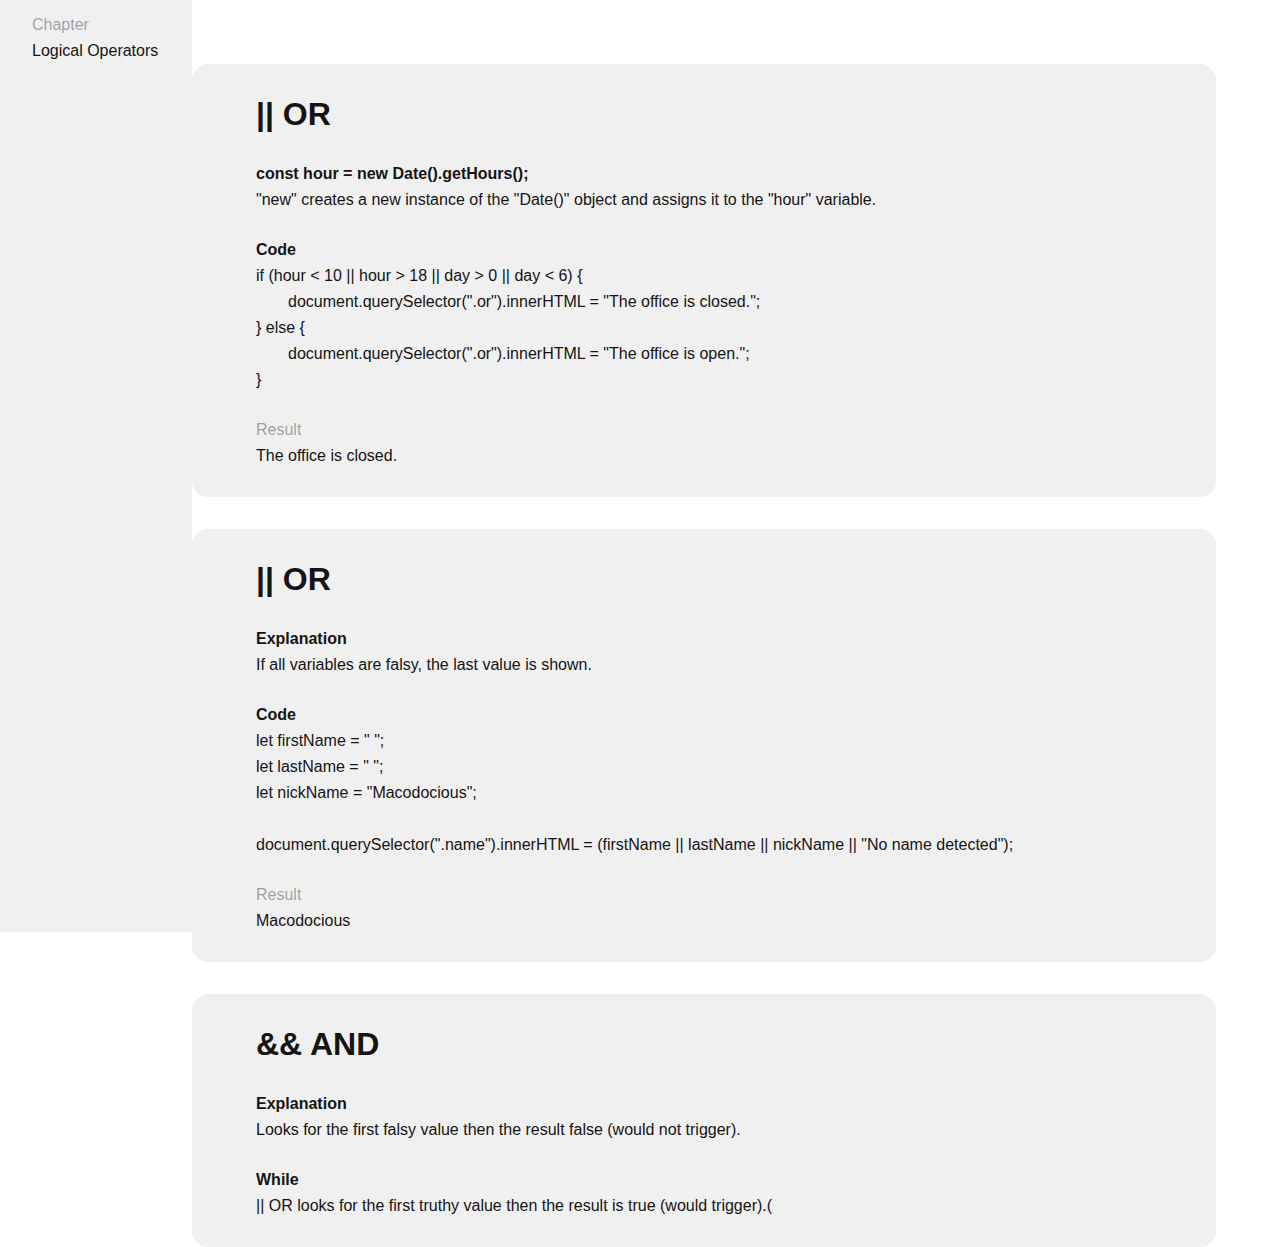
<file: archive/index(1).html>
<!DOCTYPE html>
<html lang="en">

    <head>
        <meta charset="UTF-8">
        <meta name="viewport" content="width=device-width, initial-scale=1.0">
        <title>The Odin Project: Foundations</title>
        <style>
            * {
                font-family: Arial, Helvetica, sans-serif;
                color: #141414;
                margin-block: 0;
            }
            a {
                text-decoration: none;
                color: #141414;
            }
            .body {
                display: flex;
                margin: 0;
                height: 100vh;
                width: 100vw;
            }
            .nav {
                background-color: #f0f0f0;
                display: flex;
                flex-direction: column;
                gap: 2rem;
                padding: 1rem 2rem;
                width: 10vw;
                height: 100vh;
                position: fixed;
            }
            .nav-link {

            }
            .items {
                display: flex;
                flex-direction: column;
                padding: 4rem;
                gap: 2rem;
                width: 90vw;
                margin-left: 10vw;
            }
            .item {
                display: flex;
                flex-direction: column;
                background-color: #f0f0f0;
                border-radius: 1rem;
                padding: 2rem 4rem;
                gap: 2rem;
                height: fit-content;
                width: auto;
            }
            .block {
                display: flex;
                flex-direction: column;
                gap: 0.5rem;
            }
            .label {
                color: #14141464;
            }
            .indent {
                margin-left: 2rem;
            }
        </style>
    </head>

    <body class="body">
        <div class="nav">
            <div class="block">
                <p class="label">Chapter</p>
                <a href="" class="nav-link">Logical Operators</a>
            </div>
        </div>
        <div class="items">
            <div class="item">
                <h1>|| OR</h1>
                <div class="block">
                    <h4>const hour = new Date().getHours();</h4>
                    <p>"new" creates a new instance of the "Date()" object and assigns it to the "hour" variable.</p>
                </div>
                <div class="block">
                    <h4>Code</h4>
                    <p>if (hour < 10 || hour > 18 || day > 0 || day < 6) {</p>
                    <p class="indent">document.querySelector(".or").innerHTML = "The office is closed.";</p>
                    <p>} else {</p>
                    <p class="indent">document.querySelector(".or").innerHTML = "The office is open.";</p>
                    <p>}</p>
                </div>
                <div class="block">
                    <p class="label">Result</p>
                    <p class="result or"></p>
                </div>
            </div>
            <div class="item">
                <h1>|| OR</h1>
                <div class="block">
                    <h4>Explanation</h4>
                    <p>If all variables are falsy, the last value is shown.</p>
                </div>
                <div class="block">
                    <h4>Code</h4>
                    <p>let firstName = " ";</p>
                    <p>let lastName = " ";</p>
                    <p>let nickName = "Macodocious";</p>
                    <br>
                    <p>document.querySelector(".name").innerHTML = (firstName || lastName || nickName || "No name detected");</p>
                </div>
                <div class="block">
                    <p class="label">Result</p>
                    <p class="result name"></p>
                </div>
            </div>
            <div class="item">
                <h1>&& AND</h1>
                <div class="block">
                    <h4>Explanation</h4>
                    <p>Looks for the first falsy value then the result false (would not trigger).</p>
                </div>
                <div class="block">
                    <h4>While</h4>
                    <p>|| OR looks for the first truthy value then the result is true (would trigger).(</p>
            </div>
        </div>

        <script>
            const hour = new Date().getHours();
            const day = new Date().getDay();

            if (hour < 10 || hour > 18 || day > 0 || day < 6) {
                document.querySelector(".or").innerHTML = "The office is closed.";
            } else {
                document.querySelector(".or").innerHTML = "The office is open.";
            }

            //

            let firstName = "";
            let lastName = "";
            let nickName = "Macodocious";

            document.querySelector(".name").innerHTML = (firstName || lastName || nickName || "No name detected");
        </script>
    </body>
</html>
</file>
